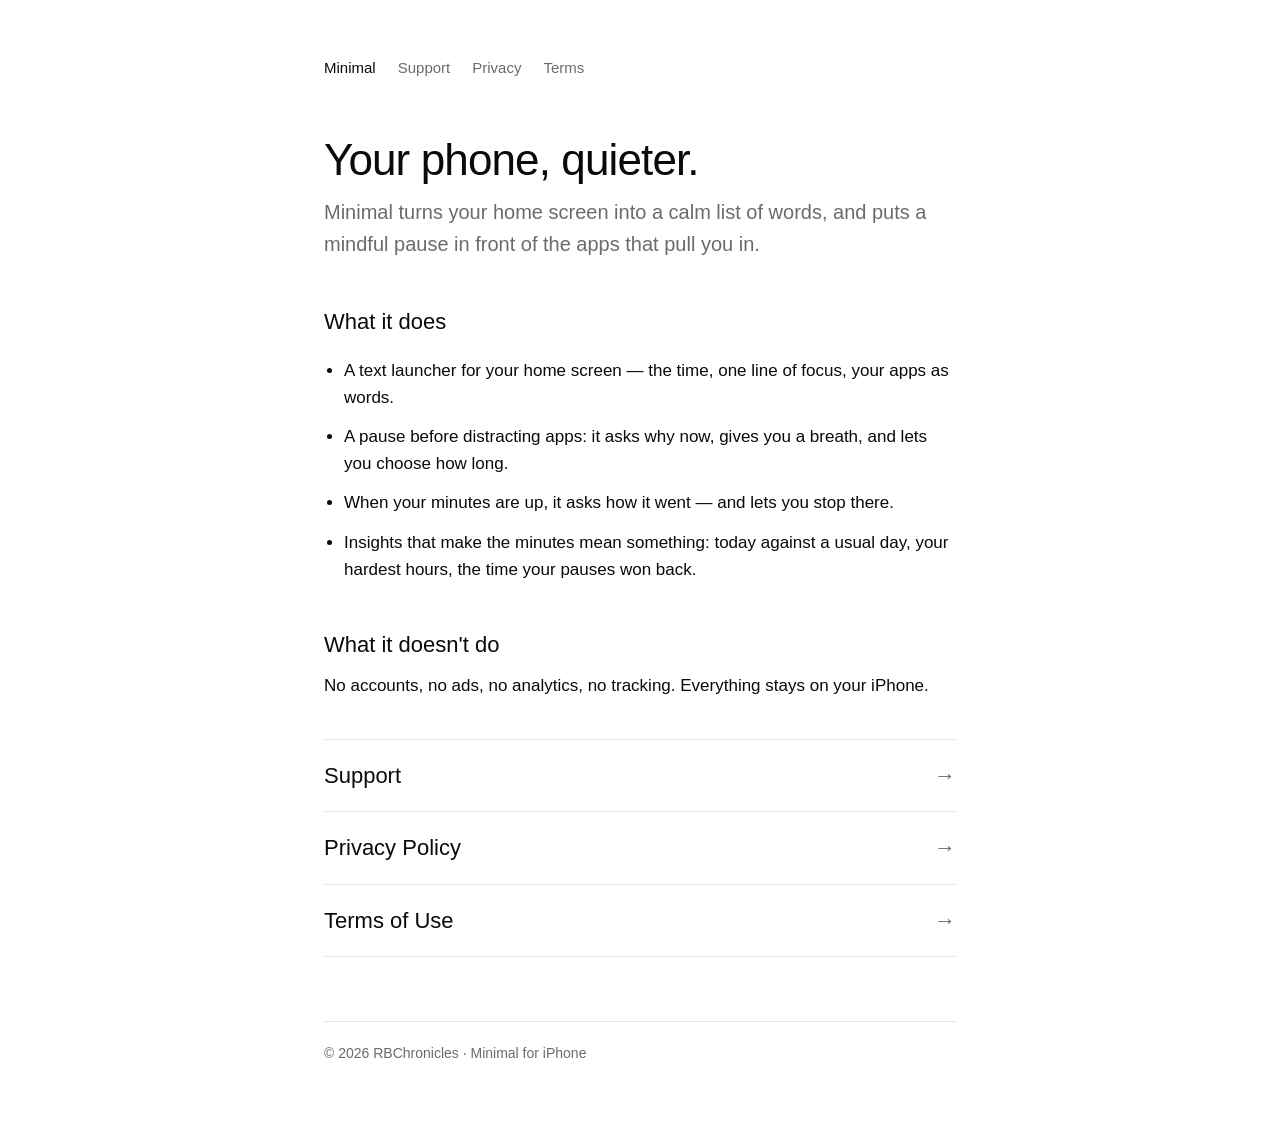
<file: index.html>
<!doctype html>
<html lang="en">
<head>
  <meta charset="utf-8">
  <meta name="viewport" content="width=device-width, initial-scale=1">
  <meta name="color-scheme" content="light dark">
  <title>Minimal – Block Apps &amp; Focus</title>
  <meta name="description" content="Minimal turns your iPhone into a calm home screen of words, and puts a mindful pause in front of the apps that pull you in.">
  <link rel="stylesheet" href="assets/style.css">
</head>
<body>
  <main>
    <nav>
      <a href="./" aria-current="page">Minimal</a>
      <a href="support/">Support</a>
      <a href="privacy/">Privacy</a>
      <a href="terms/">Terms</a>
    </nav>

    <h1>Your phone, quieter.</h1>
    <p class="lead">Minimal turns your home screen into a calm list of words, and puts a mindful pause in front of the apps that pull you in.</p>

    <h2>What it does</h2>
    <ul>
      <li>A text launcher for your home screen — the time, one line of focus, your apps as words.</li>
      <li>A pause before distracting apps: it asks why now, gives you a breath, and lets you choose how long.</li>
      <li>When your minutes are up, it asks how it went — and lets you stop there.</li>
      <li>Insights that make the minutes mean something: today against a usual day, your hardest hours, the time your pauses won back.</li>
    </ul>

    <h2>What it doesn't do</h2>
    <p>No accounts, no ads, no analytics, no tracking. Everything stays on your iPhone.</p>

    <ul class="links">
      <li><a href="support/">Support <span>→</span></a></li>
      <li><a href="privacy/">Privacy Policy <span>→</span></a></li>
      <li><a href="terms/">Terms of Use <span>→</span></a></li>
    </ul>

    <footer>© 2026 RBChronicles · Minimal for iPhone</footer>
  </main>
</body>
</html>
</file>
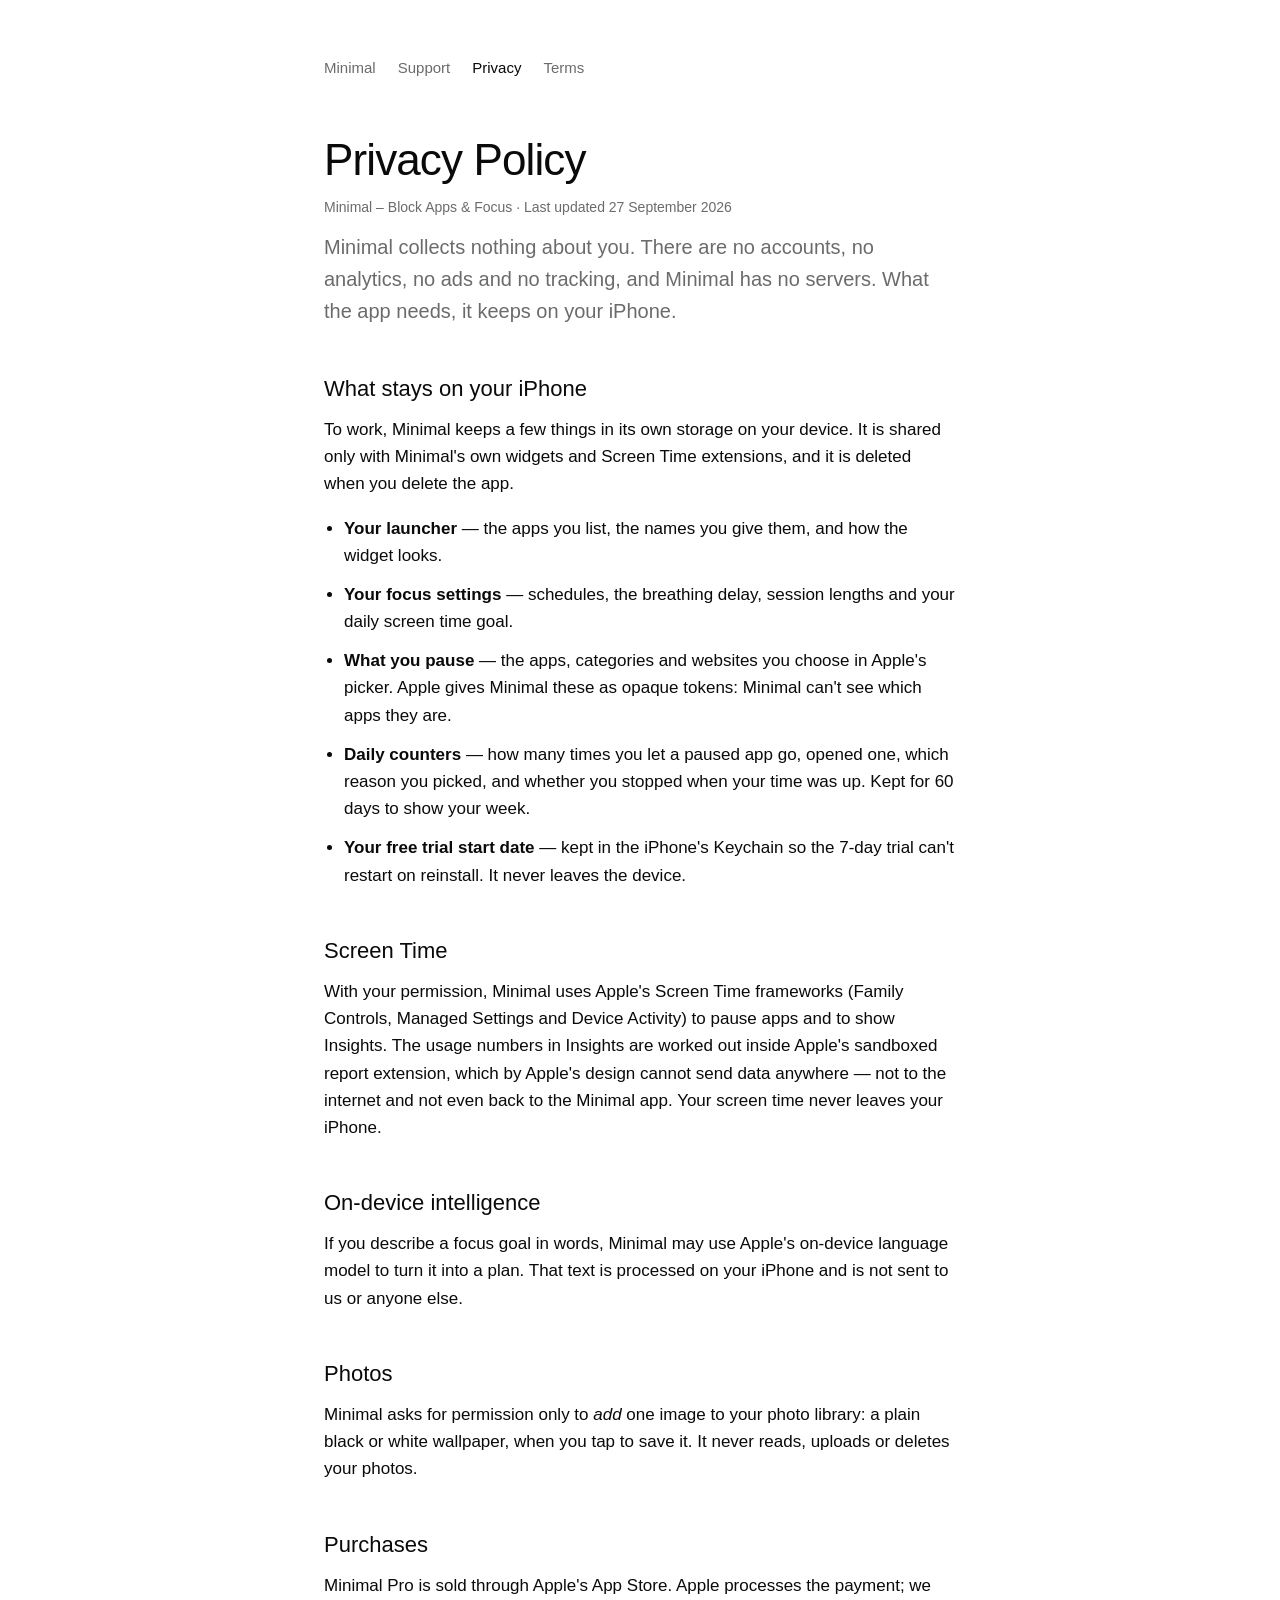
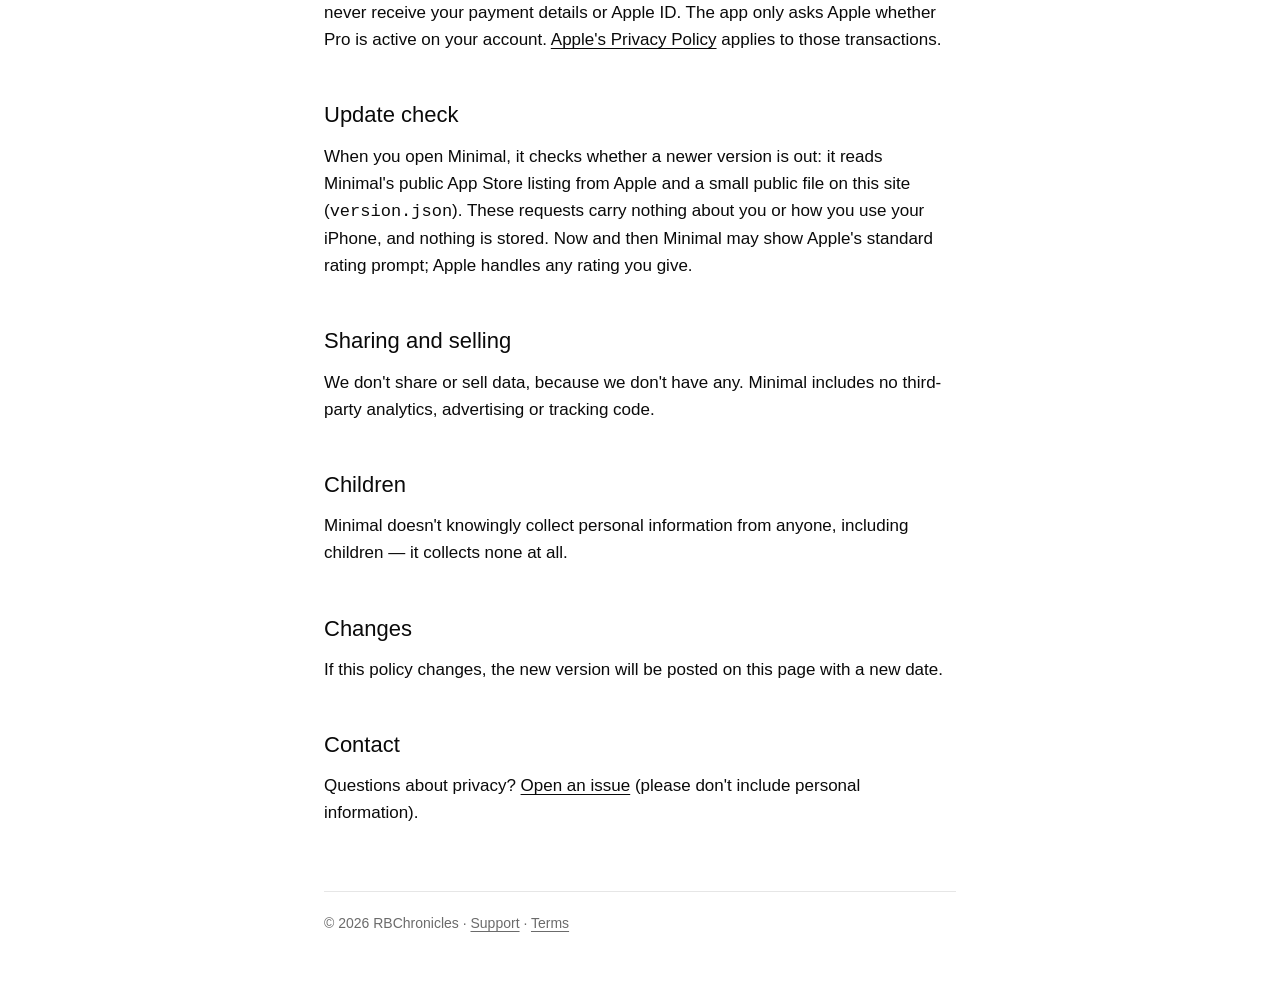
<file: privacy/index.html>
<!doctype html>
<html lang="en">
<head>
  <meta charset="utf-8">
  <meta name="viewport" content="width=device-width, initial-scale=1">
  <meta name="color-scheme" content="light dark">
  <title>Privacy Policy – Minimal</title>
  <meta name="description" content="Minimal collects no personal data. No accounts, no analytics, no ads, no tracking.">
  <link rel="stylesheet" href="../assets/style.css">
</head>
<body>
  <main>
    <nav>
      <a href="../">Minimal</a>
      <a href="../support/">Support</a>
      <a href="./" aria-current="page">Privacy</a>
      <a href="../terms/">Terms</a>
    </nav>

    <h1>Privacy Policy</h1>
    <p class="meta">Minimal – Block Apps &amp; Focus · Last updated 27 September 2026</p>

    <p class="lead">Minimal collects nothing about you. There are no accounts, no analytics, no ads and no tracking, and Minimal has no servers. What the app needs, it keeps on your iPhone.</p>

    <h2>What stays on your iPhone</h2>
    <p>To work, Minimal keeps a few things in its own storage on your device. It is shared only with Minimal's own widgets and Screen Time extensions, and it is deleted when you delete the app.</p>
    <ul>
      <li><strong>Your launcher</strong> — the apps you list, the names you give them, and how the widget looks.</li>
      <li><strong>Your focus settings</strong> — schedules, the breathing delay, session lengths and your daily screen time goal.</li>
      <li><strong>What you pause</strong> — the apps, categories and websites you choose in Apple's picker. Apple gives Minimal these as opaque tokens: Minimal can't see which apps they are.</li>
      <li><strong>Daily counters</strong> — how many times you let a paused app go, opened one, which reason you picked, and whether you stopped when your time was up. Kept for 60 days to show your week.</li>
      <li><strong>Your free trial start date</strong> — kept in the iPhone's Keychain so the 7-day trial can't restart on reinstall. It never leaves the device.</li>
    </ul>

    <h2>Screen Time</h2>
    <p>With your permission, Minimal uses Apple's Screen Time frameworks (Family Controls, Managed Settings and Device Activity) to pause apps and to show Insights. The usage numbers in Insights are worked out inside Apple's sandboxed report extension, which by Apple's design cannot send data anywhere — not to the internet and not even back to the Minimal app. Your screen time never leaves your iPhone.</p>

    <h2>On-device intelligence</h2>
    <p>If you describe a focus goal in words, Minimal may use Apple's on-device language model to turn it into a plan. That text is processed on your iPhone and is not sent to us or anyone else.</p>

    <h2>Photos</h2>
    <p>Minimal asks for permission only to <em>add</em> one image to your photo library: a plain black or white wallpaper, when you tap to save it. It never reads, uploads or deletes your photos.</p>

    <h2>Purchases</h2>
    <p>Minimal Pro is sold through Apple's App Store. Apple processes the payment; we never receive your payment details or Apple ID. The app only asks Apple whether Pro is active on your account. <a href="https://www.apple.com/legal/privacy/">Apple's Privacy Policy</a> applies to those transactions.</p>

    <h2>Update check</h2>
    <p>When you open Minimal, it checks whether a newer version is out: it reads Minimal's public App Store listing from Apple and a small public file on this site (<code>version.json</code>). These requests carry nothing about you or how you use your iPhone, and nothing is stored. Now and then Minimal may show Apple's standard rating prompt; Apple handles any rating you give.</p>

    <h2>Sharing and selling</h2>
    <p>We don't share or sell data, because we don't have any. Minimal includes no third-party analytics, advertising or tracking code.</p>

    <h2>Children</h2>
    <p>Minimal doesn't knowingly collect personal information from anyone, including children — it collects none at all.</p>

    <h2>Changes</h2>
    <p>If this policy changes, the new version will be posted on this page with a new date.</p>

    <h2>Contact</h2>
    <p>Questions about privacy? <a href="https://github.com/RaghavaNaidu46/minimal/issues">Open an issue</a> (please don't include personal information).</p>

    <footer>© 2026 RBChronicles · <a href="../support/">Support</a> · <a href="../terms/">Terms</a></footer>
  </main>
</body>
</html>
</file>
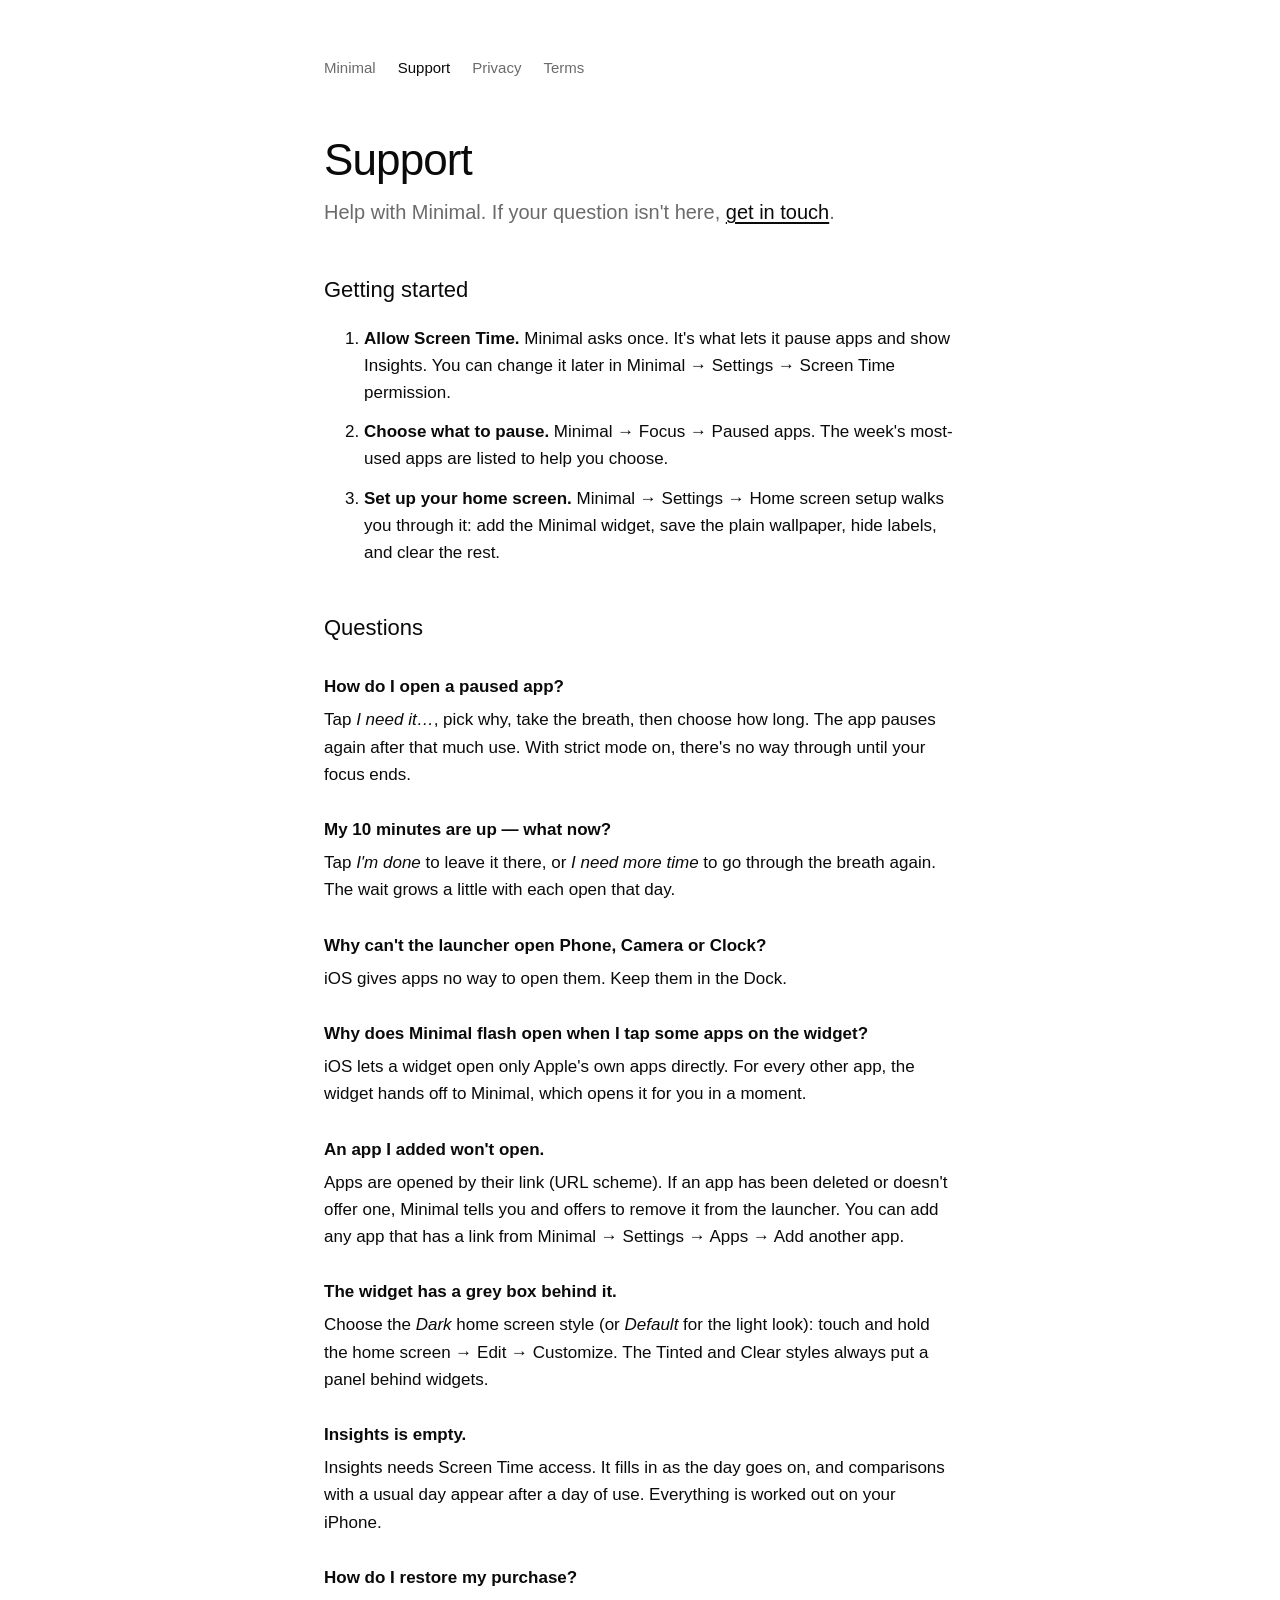
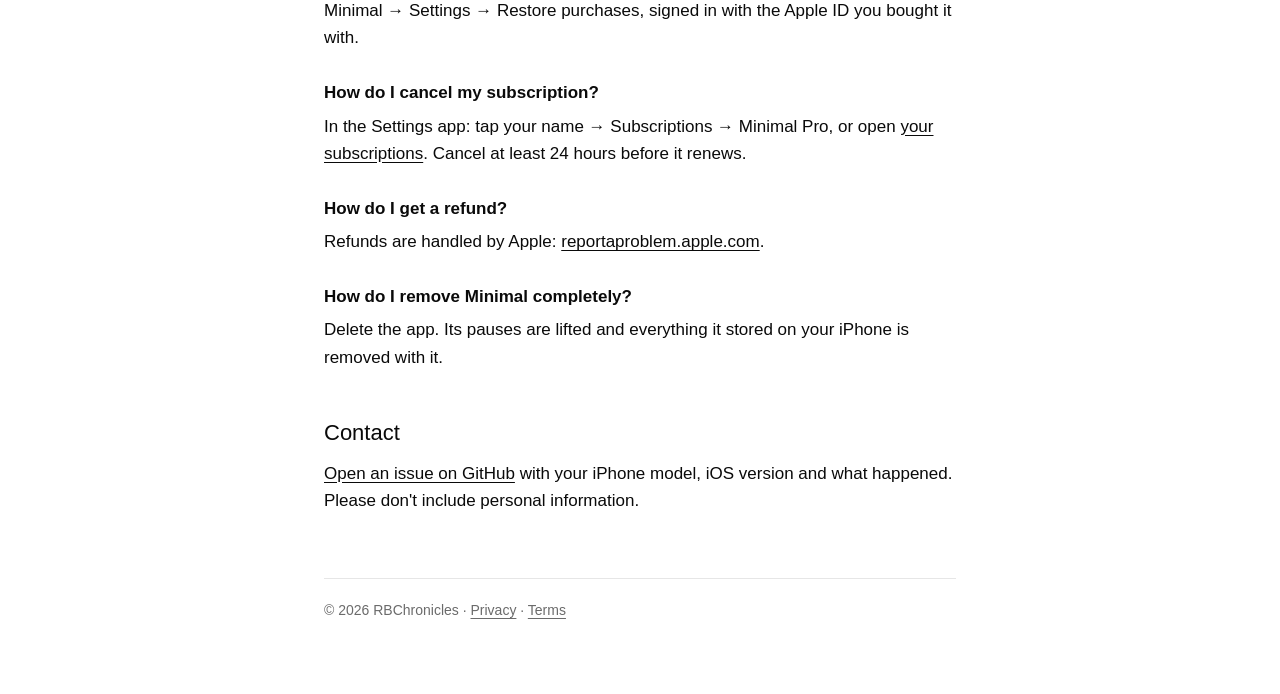
<file: support/index.html>
<!doctype html>
<html lang="en">
<head>
  <meta charset="utf-8">
  <meta name="viewport" content="width=device-width, initial-scale=1">
  <meta name="color-scheme" content="light dark">
  <title>Support – Minimal</title>
  <meta name="description" content="Help with Minimal: setting up the home screen, pausing apps, Insights, purchases and contact.">
  <link rel="stylesheet" href="../assets/style.css">
</head>
<body>
  <main>
    <nav>
      <a href="../">Minimal</a>
      <a href="./" aria-current="page">Support</a>
      <a href="../privacy/">Privacy</a>
      <a href="../terms/">Terms</a>
    </nav>

    <h1>Support</h1>
    <p class="lead">Help with Minimal. If your question isn't here, <a href="https://github.com/RaghavaNaidu46/minimal/issues">get in touch</a>.</p>

    <h2>Getting started</h2>
    <ol>
      <li><strong>Allow Screen Time.</strong> Minimal asks once. It's what lets it pause apps and show Insights. You can change it later in Minimal → Settings → Screen Time permission.</li>
      <li><strong>Choose what to pause.</strong> Minimal → Focus → Paused apps. The week's most-used apps are listed to help you choose.</li>
      <li><strong>Set up your home screen.</strong> Minimal → Settings → Home screen setup walks you through it: add the Minimal widget, save the plain wallpaper, hide labels, and clear the rest.</li>
    </ol>

    <h2>Questions</h2>

    <h3>How do I open a paused app?</h3>
    <p>Tap <em>I need it…</em>, pick why, take the breath, then choose how long. The app pauses again after that much use. With strict mode on, there's no way through until your focus ends.</p>

    <h3>My 10 minutes are up — what now?</h3>
    <p>Tap <em>I'm done</em> to leave it there, or <em>I need more time</em> to go through the breath again. The wait grows a little with each open that day.</p>

    <h3>Why can't the launcher open Phone, Camera or Clock?</h3>
    <p>iOS gives apps no way to open them. Keep them in the Dock.</p>

    <h3>Why does Minimal flash open when I tap some apps on the widget?</h3>
    <p>iOS lets a widget open only Apple's own apps directly. For every other app, the widget hands off to Minimal, which opens it for you in a moment.</p>

    <h3>An app I added won't open.</h3>
    <p>Apps are opened by their link (URL scheme). If an app has been deleted or doesn't offer one, Minimal tells you and offers to remove it from the launcher. You can add any app that has a link from Minimal → Settings → Apps → Add another app.</p>

    <h3>The widget has a grey box behind it.</h3>
    <p>Choose the <em>Dark</em> home screen style (or <em>Default</em> for the light look): touch and hold the home screen → Edit → Customize. The Tinted and Clear styles always put a panel behind widgets.</p>

    <h3>Insights is empty.</h3>
    <p>Insights needs Screen Time access. It fills in as the day goes on, and comparisons with a usual day appear after a day of use. Everything is worked out on your iPhone.</p>

    <h3>How do I restore my purchase?</h3>
    <p>Minimal → Settings → Restore purchases, signed in with the Apple ID you bought it with.</p>

    <h3>How do I cancel my subscription?</h3>
    <p>In the Settings app: tap your name → Subscriptions → Minimal Pro, or open <a href="https://apps.apple.com/account/subscriptions">your subscriptions</a>. Cancel at least 24 hours before it renews.</p>

    <h3>How do I get a refund?</h3>
    <p>Refunds are handled by Apple: <a href="https://reportaproblem.apple.com">reportaproblem.apple.com</a>.</p>

    <h3>How do I remove Minimal completely?</h3>
    <p>Delete the app. Its pauses are lifted and everything it stored on your iPhone is removed with it.</p>

    <h2>Contact</h2>
    <p><a href="https://github.com/RaghavaNaidu46/minimal/issues">Open an issue on GitHub</a> with your iPhone model, iOS version and what happened. Please don't include personal information.</p>

    <footer>© 2026 RBChronicles · <a href="../privacy/">Privacy</a> · <a href="../terms/">Terms</a></footer>
  </main>
</body>
</html>
</file>
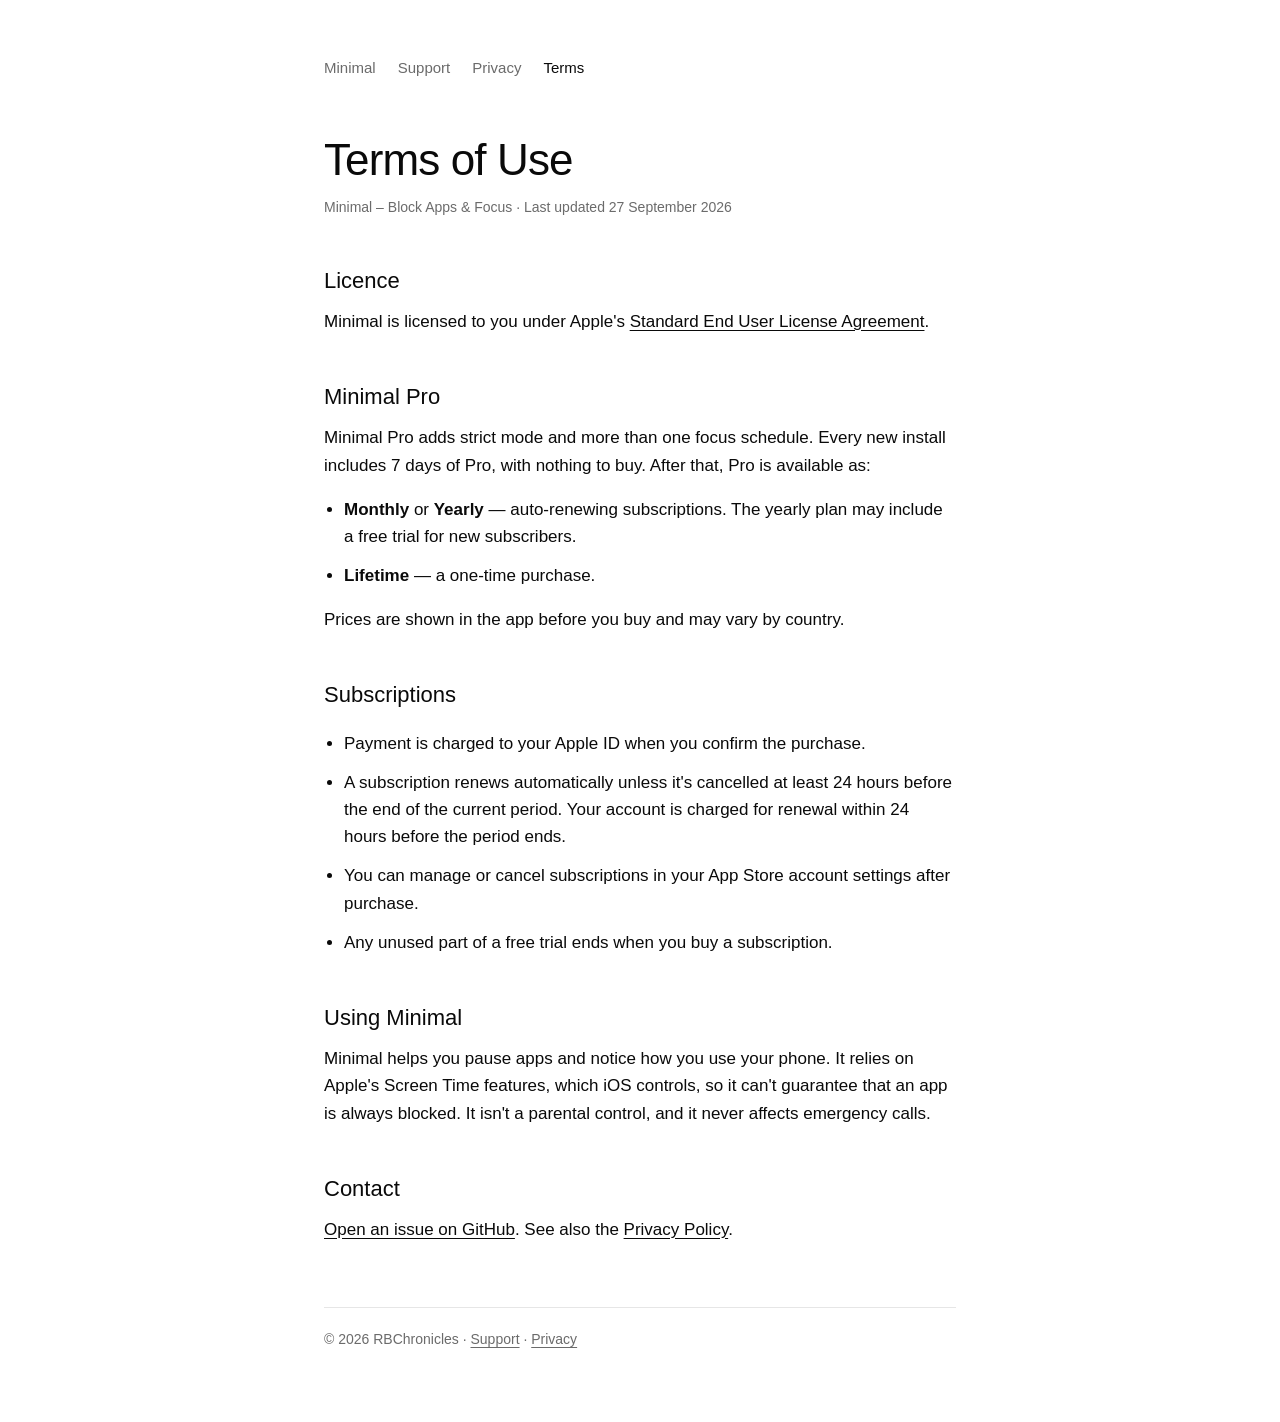
<file: terms/index.html>
<!doctype html>
<html lang="en">
<head>
  <meta charset="utf-8">
  <meta name="viewport" content="width=device-width, initial-scale=1">
  <meta name="color-scheme" content="light dark">
  <title>Terms of Use – Minimal</title>
  <meta name="description" content="Terms of use for Minimal and Minimal Pro subscriptions.">
  <link rel="stylesheet" href="../assets/style.css">
</head>
<body>
  <main>
    <nav>
      <a href="../">Minimal</a>
      <a href="../support/">Support</a>
      <a href="../privacy/">Privacy</a>
      <a href="./" aria-current="page">Terms</a>
    </nav>

    <h1>Terms of Use</h1>
    <p class="meta">Minimal – Block Apps &amp; Focus · Last updated 27 September 2026</p>

    <h2>Licence</h2>
    <p>Minimal is licensed to you under Apple's <a href="https://www.apple.com/legal/internet-services/itunes/dev/stdeula/">Standard End User License Agreement</a>.</p>

    <h2>Minimal Pro</h2>
    <p>Minimal Pro adds strict mode and more than one focus schedule. Every new install includes 7 days of Pro, with nothing to buy. After that, Pro is available as:</p>
    <ul>
      <li><strong>Monthly</strong> or <strong>Yearly</strong> — auto-renewing subscriptions. The yearly plan may include a free trial for new subscribers.</li>
      <li><strong>Lifetime</strong> — a one-time purchase.</li>
    </ul>
    <p>Prices are shown in the app before you buy and may vary by country.</p>

    <h2>Subscriptions</h2>
    <ul>
      <li>Payment is charged to your Apple ID when you confirm the purchase.</li>
      <li>A subscription renews automatically unless it's cancelled at least 24 hours before the end of the current period. Your account is charged for renewal within 24 hours before the period ends.</li>
      <li>You can manage or cancel subscriptions in your App Store account settings after purchase.</li>
      <li>Any unused part of a free trial ends when you buy a subscription.</li>
    </ul>

    <h2>Using Minimal</h2>
    <p>Minimal helps you pause apps and notice how you use your phone. It relies on Apple's Screen Time features, which iOS controls, so it can't guarantee that an app is always blocked. It isn't a parental control, and it never affects emergency calls.</p>

    <h2>Contact</h2>
    <p><a href="https://github.com/RaghavaNaidu46/minimal/issues">Open an issue on GitHub</a>. See also the <a href="../privacy/">Privacy Policy</a>.</p>

    <footer>© 2026 RBChronicles · <a href="../support/">Support</a> · <a href="../privacy/">Privacy</a></footer>
  </main>
</body>
</html>
</file>
<file: assets/style.css>
:root {
  --bg: #ffffff;
  --text: #0a0a0a;
  --muted: #6b6b6b;
  --rule: #e6e6e6;
  --link: #0a0a0a;
}

@media (prefers-color-scheme: dark) {
  :root {
    --bg: #000000;
    --text: #f5f5f5;
    --muted: #8e8e8e;
    --rule: #262626;
    --link: #f5f5f5;
  }
}

* { box-sizing: border-box; }

html { -webkit-text-size-adjust: 100%; }

body {
  margin: 0;
  background: var(--bg);
  color: var(--text);
  font: 17px/1.6 -apple-system, BlinkMacSystemFont, "SF Pro Text", "Helvetica Neue", Arial, sans-serif;
}

main {
  max-width: 680px;
  margin: 0 auto;
  padding: 56px 24px 72px;
}

nav {
  display: flex;
  flex-wrap: wrap;
  gap: 6px 22px;
  margin-bottom: 56px;
  font-size: 15px;
}

nav a { color: var(--muted); text-decoration: none; }
nav a[aria-current="page"], nav a:hover { color: var(--text); }

h1 {
  font-size: 44px;
  font-weight: 200;
  letter-spacing: -0.02em;
  line-height: 1.1;
  margin: 0 0 12px;
}

h2 {
  font-size: 22px;
  font-weight: 400;
  margin: 44px 0 10px;
}

h3 {
  font-size: 17px;
  font-weight: 600;
  margin: 28px 0 6px;
}

p, li { margin: 0 0 12px; }
ul { padding-left: 20px; }

a { color: var(--link); text-underline-offset: 3px; }

.lead { font-size: 20px; font-weight: 300; color: var(--muted); margin-bottom: 36px; }
.meta { font-size: 14px; color: var(--muted); }

.links {
  list-style: none;
  padding: 0;
  margin: 40px 0 0;
  border-top: 1px solid var(--rule);
}

.links li { margin: 0; border-bottom: 1px solid var(--rule); }

.links a {
  display: flex;
  justify-content: space-between;
  padding: 18px 0;
  font-size: 22px;
  font-weight: 300;
  text-decoration: none;
}

.links a span { color: var(--muted); }

footer {
  margin-top: 64px;
  padding-top: 20px;
  border-top: 1px solid var(--rule);
  font-size: 14px;
  color: var(--muted);
}

footer a { color: var(--muted); }
</file>
